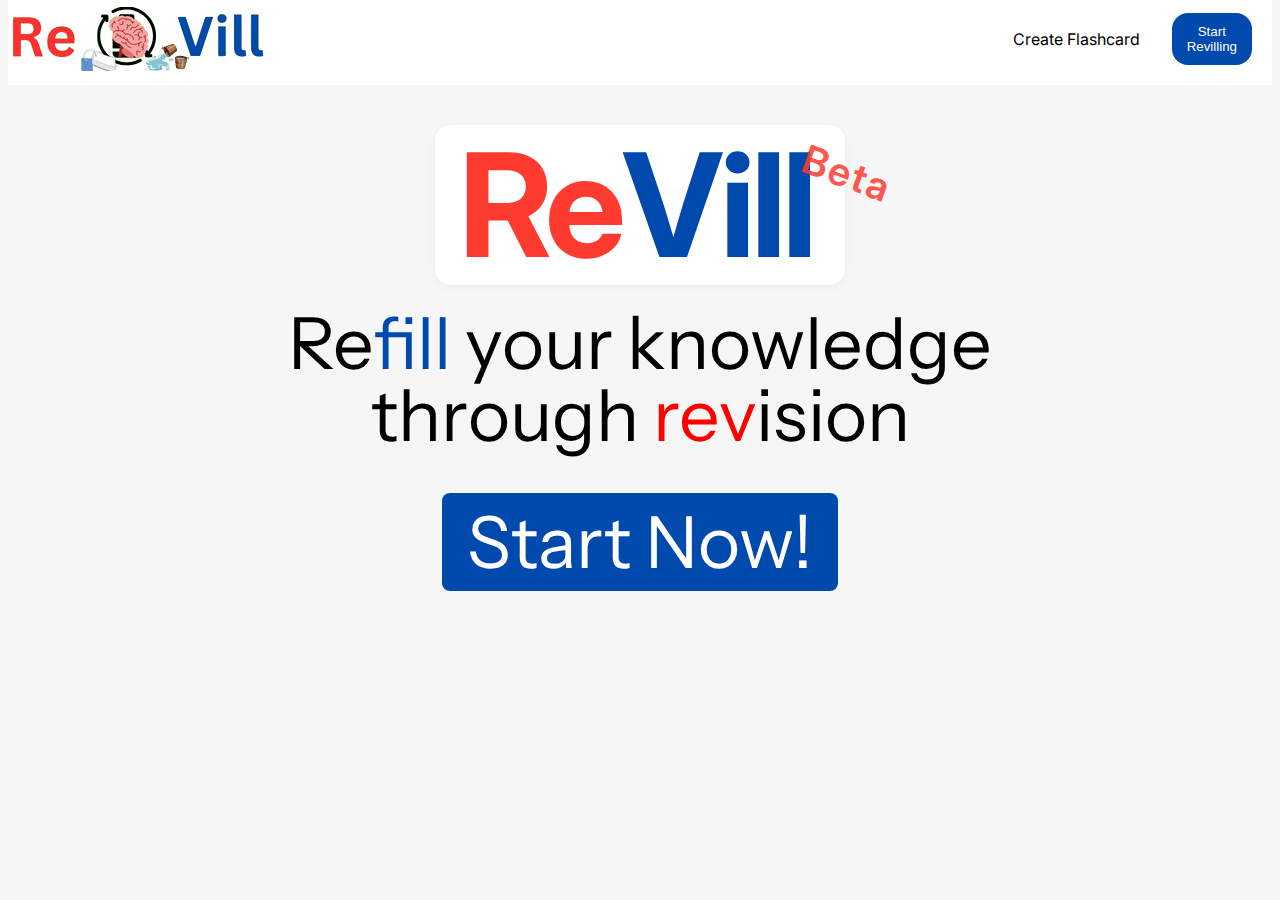
<file: index.html>
<!DOCTYPE html>
<html lang="en">
<head>
    <meta charset="UTF-8">
    <meta name="viewport" content="width=device-width, initial-scale=1.0">
    <title>ReVill</title>
    <link rel="stylesheet" href="style.css">
    <!--Google Font - Inter-->
    <link rel="preconnect" href="https://fonts.googleapis.com">
    <link rel="preconnect" href="https://fonts.gstatic.com" crossorigin>
    <link href="https://fonts.googleapis.com/css2?family=Inter:ital,opsz,wght@0,14..32,100..900;1,14..32,100..900&display=swap" rel="stylesheet">
    <!--Google Font - Instrument Sans-->
    <link rel="preconnect" href="https://fonts.googleapis.com">
    <link rel="preconnect" href="https://fonts.gstatic.com" crossorigin>
    <link href="https://fonts.googleapis.com/css2?family=Instrument+Sans:ital,wght@0,400..700;1,400..700&family=Inter:ital,opsz,wght@0,14..32,100..900;1,14..32,100..900&display=swap" rel="stylesheet">
    <script src="uncle.js"></script>
</head>
<body>
    
    <div class="navbar">
        <image src="Images/logo.png" alt="ReVill Logo" class="logo">
        <div class="navbarright">
            <p>Create Flashcard</p>
            <button class="btnstyle1">Start <br> Revilling</button>
        </div>
    </div>
    <div class="center-logo">
        <div class="logo-container">
            <span class="logo-re">Re</span><span class="logo-vill">Vill</span>
            <span class="logo-beta">Beta</span>
        </div>
    </div>
    <div class="center-description">
        <p>Re<span style="color: #004AAD">fill</span> your knowledge <br> through <span style="color: #FF0000;">rev</span>ision</p>
    </div>
    <div class="btn-container">
        <button class="btnstyle2">Start Now!</button>
    </div>
    <div class="index-bottom">
        <!--Hoosun is so bad, he talk lutlutcutcut in live. Even an old uncle is better than him-->
        <!--Rights to this index.html file belongs to Chan Ching On and Hui Chi Yu-->
        <!--Hackers are strictly prohibited.-->
        
    </div>
</body>
</html>
</file>
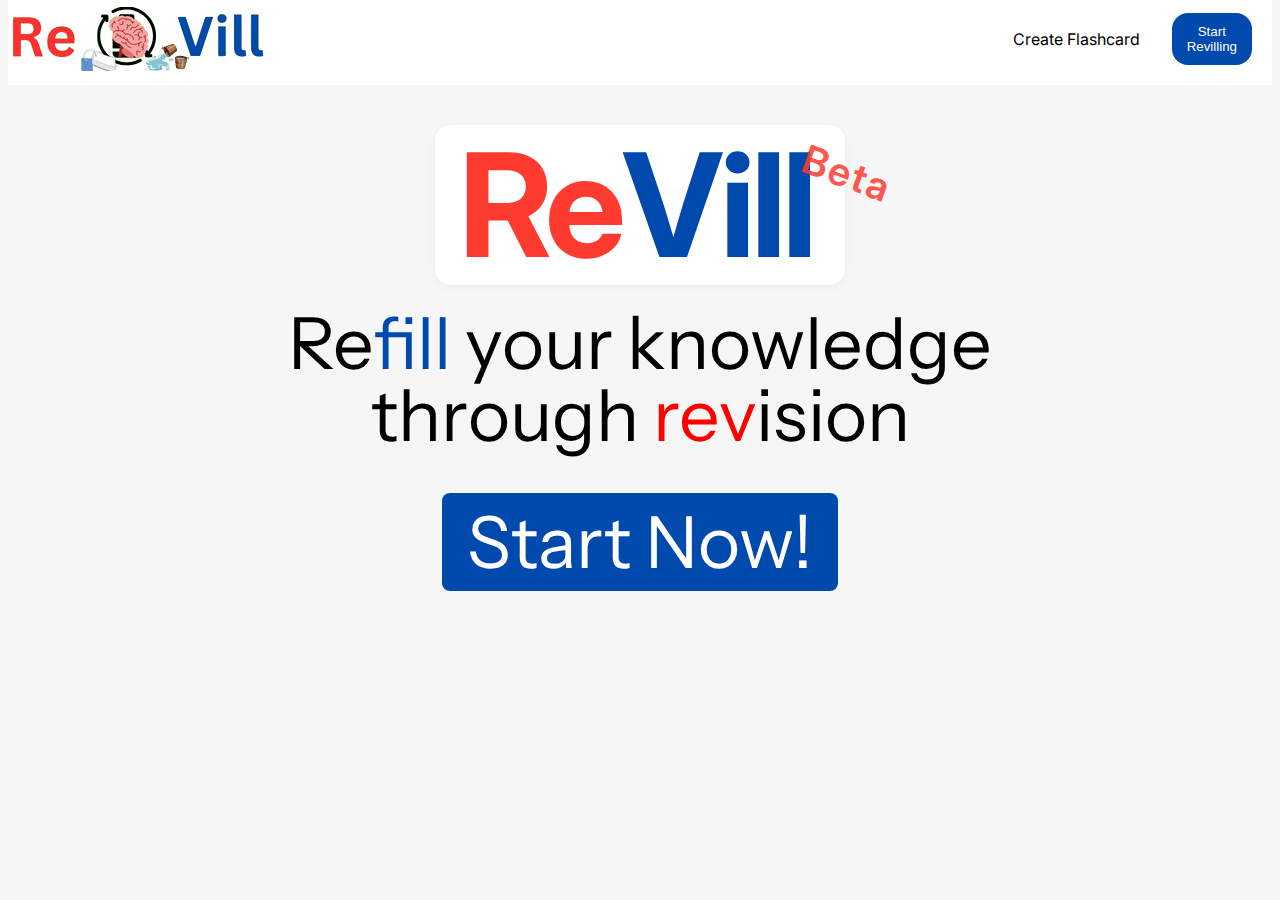
<file: index/index.html>
<!DOCTYPE html>
<html lang="en">
<head>
    <meta charset="UTF-8">
    <meta name="viewport" content="width=device-width, initial-scale=1.0">
    <title>ReVill</title>
    <link rel="stylesheet" href="style.css">
    <!--Google Font - Inter-->
    <link rel="preconnect" href="https://fonts.googleapis.com">
    <link rel="preconnect" href="https://fonts.gstatic.com" crossorigin>
    <link href="https://fonts.googleapis.com/css2?family=Inter:ital,opsz,wght@0,14..32,100..900;1,14..32,100..900&display=swap" rel="stylesheet">
    <!--Google Font - Instrument Sans-->
    <link rel="preconnect" href="https://fonts.googleapis.com">
    <link rel="preconnect" href="https://fonts.gstatic.com" crossorigin>
    <link href="https://fonts.googleapis.com/css2?family=Instrument+Sans:ital,wght@0,400..700;1,400..700&family=Inter:ital,opsz,wght@0,14..32,100..900;1,14..32,100..900&display=swap" rel="stylesheet">
    <script src="/uncle.js"></script>
</head>
<body>
    
    <div class="navbar">
        <image src="/Images/logo.png" alt="ReVill Logo" class="logo">
        <div class="navbarright">
            <p onclick="window.location.href='/flashcard/flashcard.html'">Create Flashcard</p>
            <button class="btnstyle1" onclick="window.location.href='/login/login.html'">Start <br> Revilling</button>
        </div>
    </div>
    <div class="center-logo">
        <div class="logo-container">
            <span class="logo-re">Re</span><span class="logo-vill">Vill</span>
            <span class="logo-beta">Beta</span>
        </div>
    </div>
    <div class="center-description">
        <p>Re<span style="color: #004AAD">fill</span> your knowledge <br> through <span style="color: #FF0000;">rev</span>ision</p>
    </div>
    <div class="btn-container">
        <button class="btnstyle2">Start Now!</button>
    </div>
    <div class="index-bottom">
        <!--Hoosun is so bad, he talk lutlutcutcut in live. Even an old uncle is better than him-->
        <!--Rights to this index.html file belongs to Chan Ching On and Hui Chi Yu-->
        <!--Hackers are strictly prohibited.-->
        
    </div>
</body>
</html>
</file>
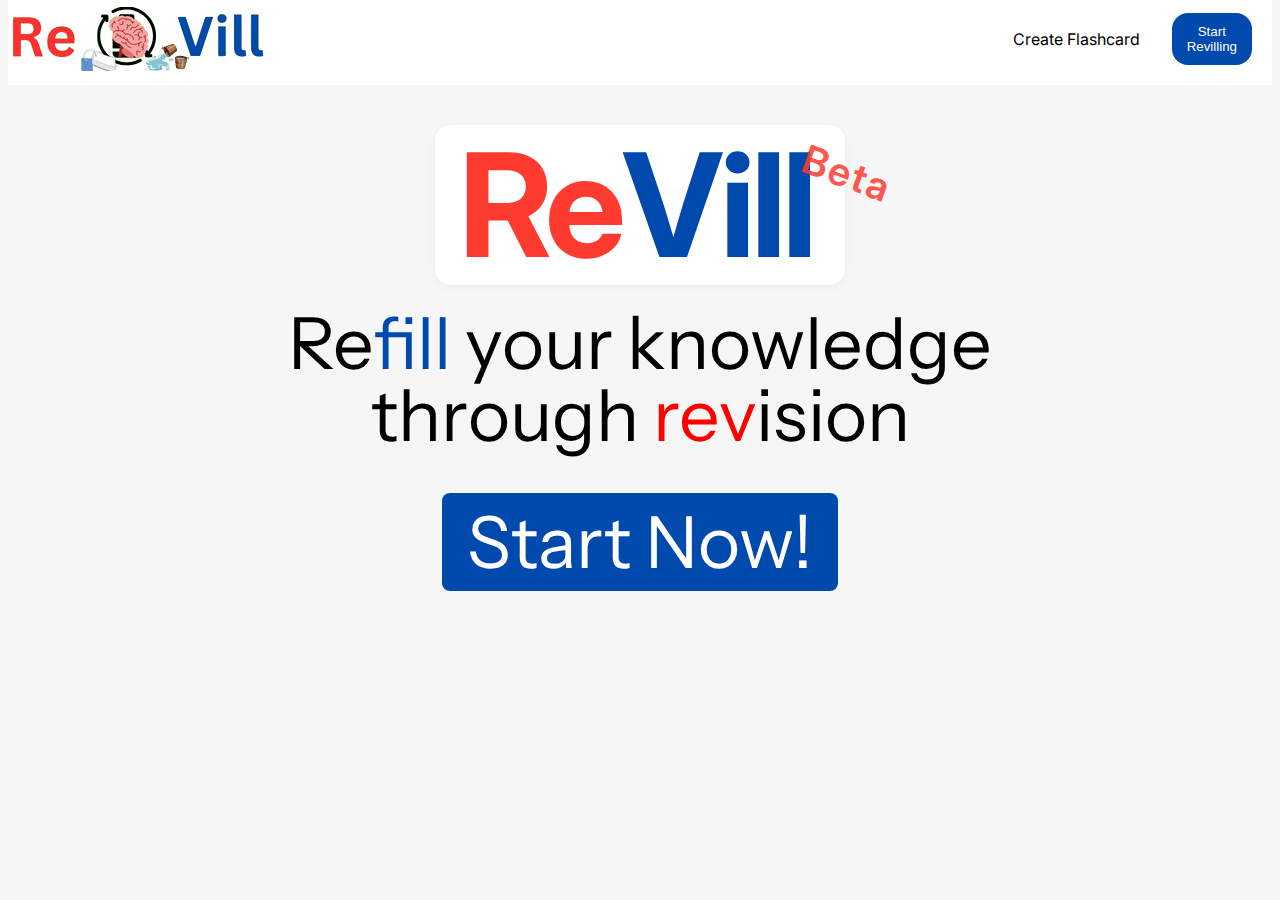
<file: src/index/index.html>
<!DOCTYPE html>
<html lang="en">
<head>
    <meta charset="UTF-8">
    <meta name="viewport" content="width=device-width, initial-scale=1.0">
    <title>ReVill</title>
    <link rel="stylesheet" href="style.css">
    <!--Google Font - Inter-->
    <link rel="preconnect" href="https://fonts.googleapis.com">
    <link rel="preconnect" href="https://fonts.gstatic.com" crossorigin>
    <link href="https://fonts.googleapis.com/css2?family=Inter:ital,opsz,wght@0,14..32,100..900;1,14..32,100..900&display=swap" rel="stylesheet">
    <!--Google Font - Instrument Sans-->
    <link rel="preconnect" href="https://fonts.googleapis.com">
    <link rel="preconnect" href="https://fonts.gstatic.com" crossorigin>
    <link href="https://fonts.googleapis.com/css2?family=Instrument+Sans:ital,wght@0,400..700;1,400..700&family=Inter:ital,opsz,wght@0,14..32,100..900;1,14..32,100..900&display=swap" rel="stylesheet">
    <script src="/src/uncle.js"></script>
</head>
<body>
    
    <div class="navbar">
        <image src="/src/Images/logo.png" alt="ReVill Logo" class="logo">
        <div class="navbarright">
            <p onclick="window.location.href='/src/flashcard/flashcard.html'">Create Flashcard</p>
            <button class="btnstyle1" onclick="window.location.href='/src/login/login.html'">Start <br> Revilling</button>
        </div>
    </div>
    <div class="center-logo">
        <div class="logo-container">
            <span class="logo-re">Re</span><span class="logo-vill">Vill</span>
            <span class="logo-beta">Beta</span>
        </div>
    </div>
    <div class="center-description">
        <p>Re<span style="color: #004AAD">fill</span> your knowledge <br> through <span style="color: #FF0000;">rev</span>ision</p>
    </div>
    <div class="btn-container">
        <button class="btnstyle2" id="start_now_btn">Start Now!</button>
    </div>
    <div class="index-bottom">
        <!--Hoosun is so bad, he talk lutlutcutcut in live. Even an old uncle is better than him-->
        <!--Rights to this index.html file belongs to Chan Ching On and Hui Chi Yu-->
        <!--Hackers are strictly prohibited.-->
        
    </div>
</body>
<script src="index.js" type="module"></script>
</html>
</file>
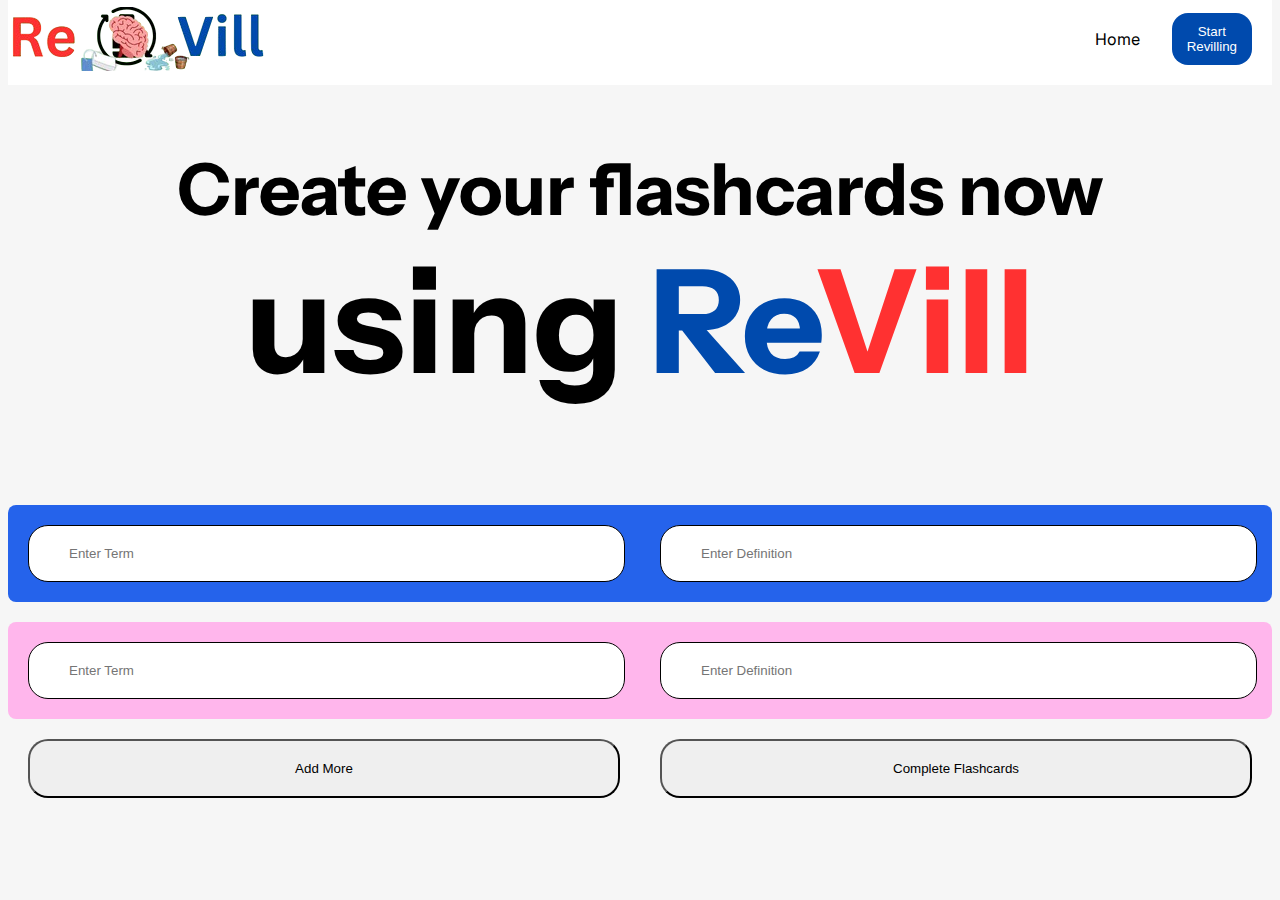
<file: flashcard.html>
<!DOCTYPE html>
<html lang="en">
<head>
    <meta charset="UTF-8">
    <meta name="viewport" content="width=device-width, initial-scale=1.0">
    <title>Generate Flashcards!</title>
    <link rel="preconnect" href="https://fonts.googleapis.com">
    <link rel="preconnect" href="https://fonts.gstatic.com" crossorigin>
    <link href="https://fonts.googleapis.com/css2?family=Inter:ital,opsz,wght@0,14..32,100..900;1,14..32,100..900&display=swap" rel="stylesheet">
    <!--Google Font - Instrument Sans-->
    <link rel="preconnect" href="https://fonts.googleapis.com">
    <link rel="preconnect" href="https://fonts.gstatic.com" crossorigin>
    <link href="https://fonts.googleapis.com/css2?family=Instrument+Sans:ital,wght@0,400..700;1,400..700&family=Inter:ital,opsz,wght@0,14..32,100..900;1,14..32,100..900&display=swap" rel="stylesheet">
    <script src="uncle.js"></script>
    <link rel="stylesheet" href="Styles/flashcard.css">
</head>
<body>
    <div class="navbar">
        <image src="Images/logo.png" alt="ReVill Logo" class="logo">
        <div class="navbarright">
            <p onclick="location.href='index.html'">Home</p>
            <button class="btnstyle1">Start <br> Revilling</button>
        </div>
    </div>
    <h2 class="flashcard-title">Create your flashcards now</h2>
    <h1 class="flashcard-info">using <span style="color: #004AAD;">Re</span><span style="color: #FF3131;">Vill</span></h1>
    <div class="flashcard-bar1">
        <div class="flashcard-term">
            <input type="text" placeholder="Enter Term" class="flashcard-input">
        </div>
        <div class="flashcard-definition">
            <input type="text" placeholder="Enter Definition" class="flashcard-input">
        </div>
    </div>
    <div class="flashcard-bar2">
        <div class="flashcard-term">
            <input type="text" placeholder="Enter Term" class="flashcard-input">
        </div>
        <div class="flashcard-definition">
            <input type="text" placeholder="Enter Definition" class="flashcard-input">
        </div>
    </div>
    <div class="button-bar">
        <button class="add-btn" id="add">Add More</button>
        <button class="complete-btn" id="complete">Complete Flashcards</button>
    </div>
</body>
</html>
</file>
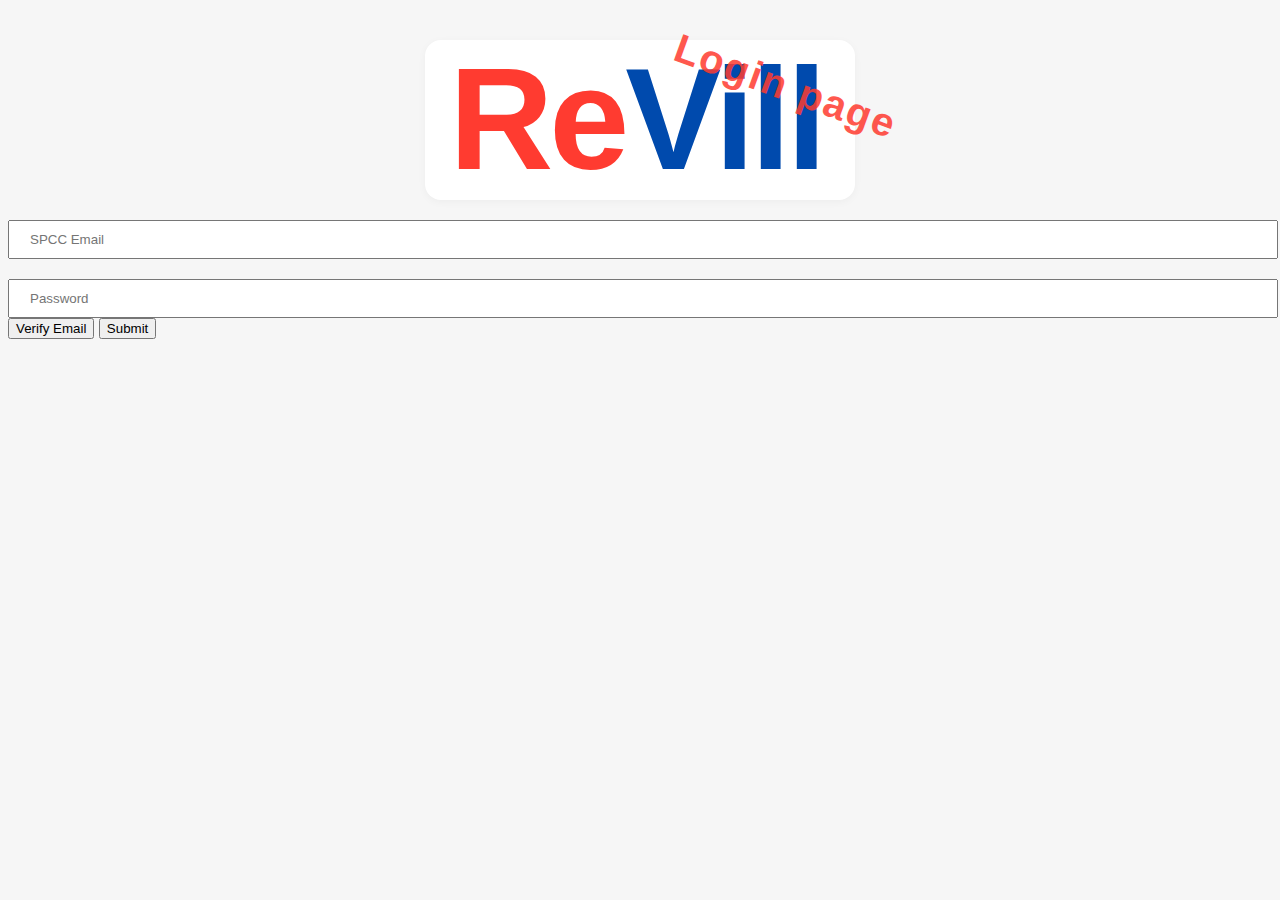
<file: login.html>
<!DOCTYPE html>
<html lang="en">
<head>
    <meta charset="UTF-8">
    <meta name="viewport" content="width=device-width, initial-scale=1.0">
    <title>Login</title>
    <link rel="stylesheet" href="Styles/login.css">
</head>
<body>
    <div class="center-logo">
        <div class="logo-container">
            <span class="logo-re">Re</span><span class="logo-vill">Vill</span>
            <span class="logo-beta">Login page</span>
        </div>
    </div>
    <input type="text" placeholder="SPCC Email" class="login-input" style="width: 97%; padding: 10px 20px 10px 20px; margin-top: 20px;">
    <input type="password" placeholder="Password" class="login-input" style="width: 97%; padding: 10px 20px 10px 20px; margin-top: 20px;">
    <button>Verify Email</button>
    <button>Submit</button>
</body>

</html>
</file>
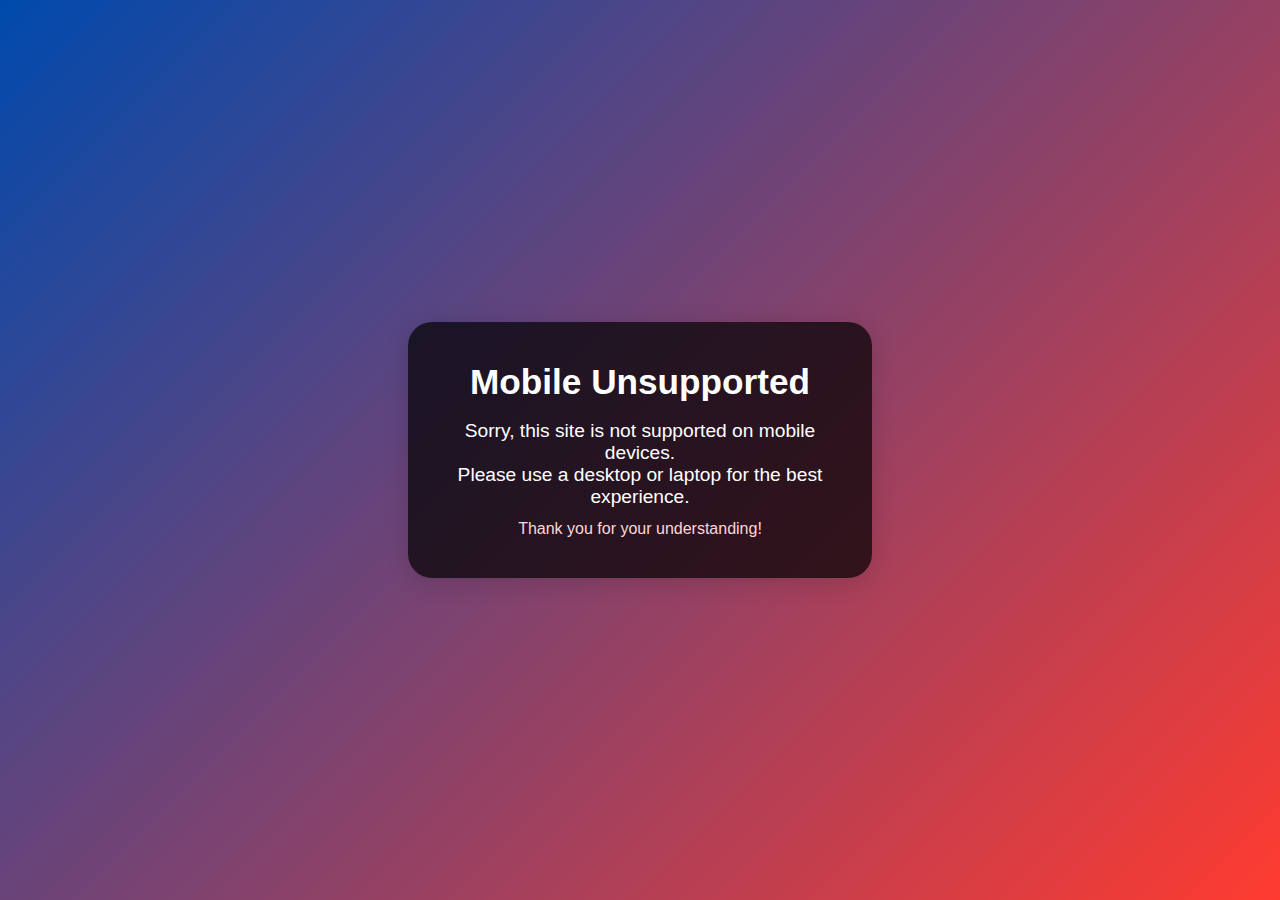
<file: Unsupported.html>
<!DOCTYPE html>
<html lang="en">
<head>
    <meta charset="UTF-8">
    <meta name="viewport" content="width=device-width, initial-scale=1.0">
    <title>Unsupported on Mobile</title>
    <style>
        body {
            background: linear-gradient(135deg, #004AAD 0%, #FF3B30 100%);
            color: #fff;
            font-family: 'Inter', sans-serif;
            display: flex;
            flex-direction: column;
            align-items: center;
            justify-content: center;
            min-height: 100vh;
            margin: 0;
        }
        .unsupported-container {
            background: rgba(0,0,0,0.7);
            border-radius: 24px;
            padding: 40px 32px;
            box-shadow: 0 4px 24px rgba(0,0,0,0.15);
            text-align: center;
            max-width: 400px;
        }
        .unsupported-title {
            font-size: 2.2rem;
            font-weight: 700;
            margin-bottom: 18px;
        }
        .unsupported-message {
            font-size: 1.2rem;
            font-weight: 400;
            margin-bottom: 12px;
        }
        .unsupported-note {
            font-size: 1rem;
            color: #FFD6D6;
        }
    </style>
</head>
<body>
    <div class="unsupported-container">
        <div class="unsupported-title">Mobile Unsupported</div>
        <div class="unsupported-message">
            Sorry, this site is not supported on mobile devices.<br>
            Please use a desktop or laptop for the best experience.
        </div>
        <div class="unsupported-note">
            Thank you for your understanding!
        </div>
</file>
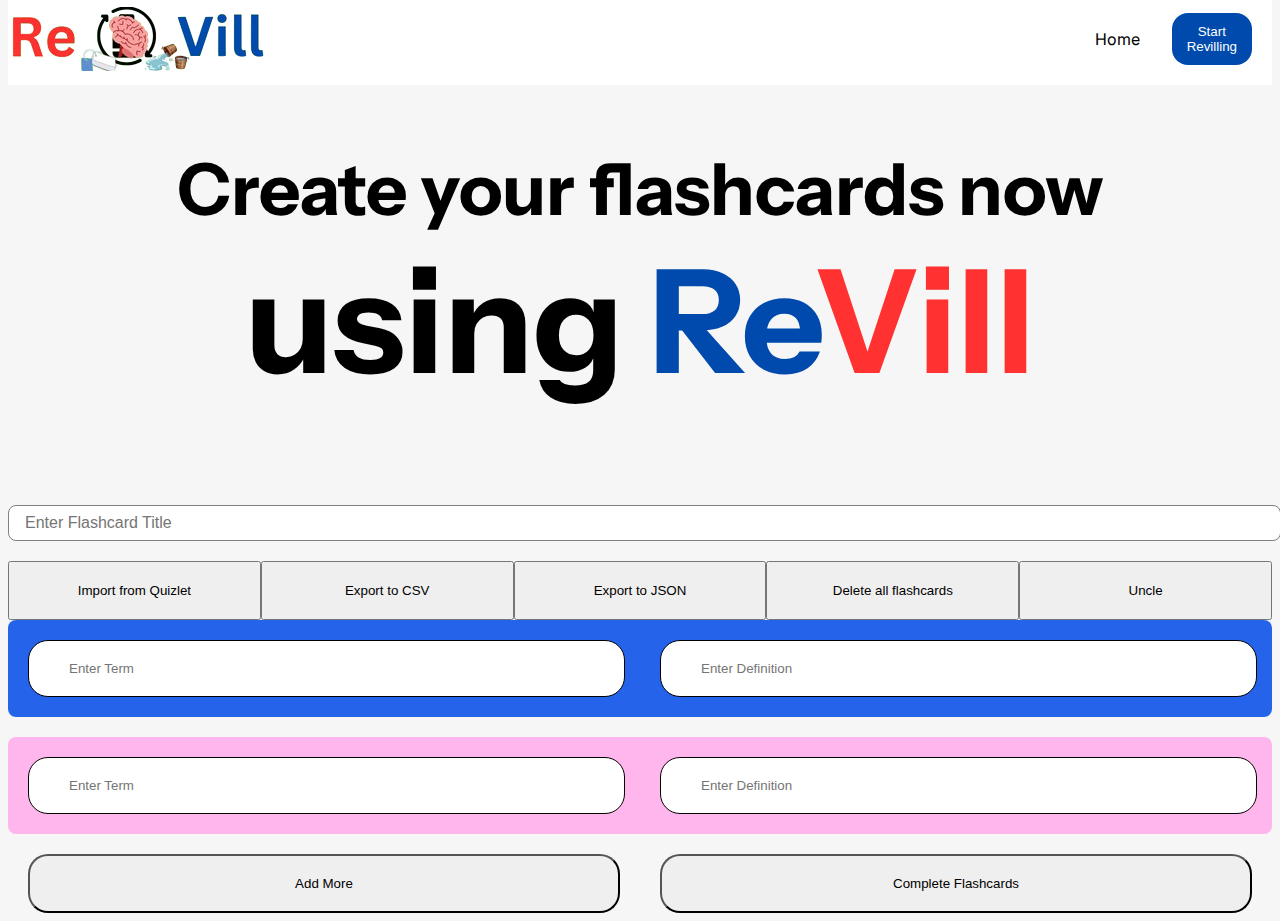
<file: flashcard/flashcard.html>
<!DOCTYPE html>
<html lang="en">
<head>
    <meta charset="UTF-8">
    <meta name="viewport" content="width=device-width, initial-scale=1.0">
    <title>Generate Flashcards!</title>
    <link rel="preconnect" href="https://fonts.googleapis.com">
    <link rel="preconnect" href="https://fonts.gstatic.com" crossorigin>
    <link href="https://fonts.googleapis.com/css2?family=Inter:ital,opsz,wght@0,14..32,100..900;1,14..32,100..900&display=swap" rel="stylesheet">
    <!--Google Font - Instrument Sans-->
    <link rel="preconnect" href="https://fonts.googleapis.com">
    <link rel="preconnect" href="https://fonts.gstatic.com" crossorigin>
    <link href="https://fonts.googleapis.com/css2?family=Instrument+Sans:ital,wght@0,400..700;1,400..700&family=Inter:ital,opsz,wght@0,14..32,100..900;1,14..32,100..900&display=swap" rel="stylesheet">
    <script src="/uncle.js"></script>
    <link rel="stylesheet" href="flashcard.css">
</head>
<body>
    <div class="navbar">
        <image src="/Images/logo.png" alt="ReVill Logo" class="logo">
        <div class="navbarright">
            <p onclick="location.href='/index/index.html'">Home</p>
            <button class="btnstyle1">Start <br> Revilling</button>
        </div>
    </div>
    <h2 class="flashcard-title">Create your flashcards now</h2>
    <h1 class="flashcard-info">using <span style="color: #004AAD;">Re</span><span style="color: #FF3131;">Vill</span></h1>
    <input class="flashcard-title-input" id="title" type="text" placeholder="Enter Flashcard Title">
    <div class="stupid-button-bar">
        <button class="import-btn" id="import">Import from Quizlet</button>
        <button class="export-btn" id="export">Export to CSV</button>
        <button class="export-btn2" id="export2">Export to JSON</button>
        <button class="delete-btn" id="delete">Delete all flashcards</button>
        <button class="uncle-btn" onclick="alert('Gary is a uncle')">Uncle</button>
    </div>
    <div class="flashcard-bar1">
        <div class="flashcard-term">
            <input type="text" placeholder="Enter Term" class="flashcard-input">
        </div>
        <div class="flashcard-definition">
            <input type="text" placeholder="Enter Definition" class="flashcard-input">
        </div>
    </div>
    <div class="flashcard-bar2">
        <div class="flashcard-term">
            <input type="text" placeholder="Enter Term" class="flashcard-input">
        </div>
        <div class="flashcard-definition">
            <input type="text" placeholder="Enter Definition" class="flashcard-input">
        </div>
    </div>
    <div class="button-bar">
        <button class="add-btn" id="add">Add More</button>
        <button class="complete-btn" id="complete">Complete Flashcards</button>
    </div>
</body>
</html>
</file>
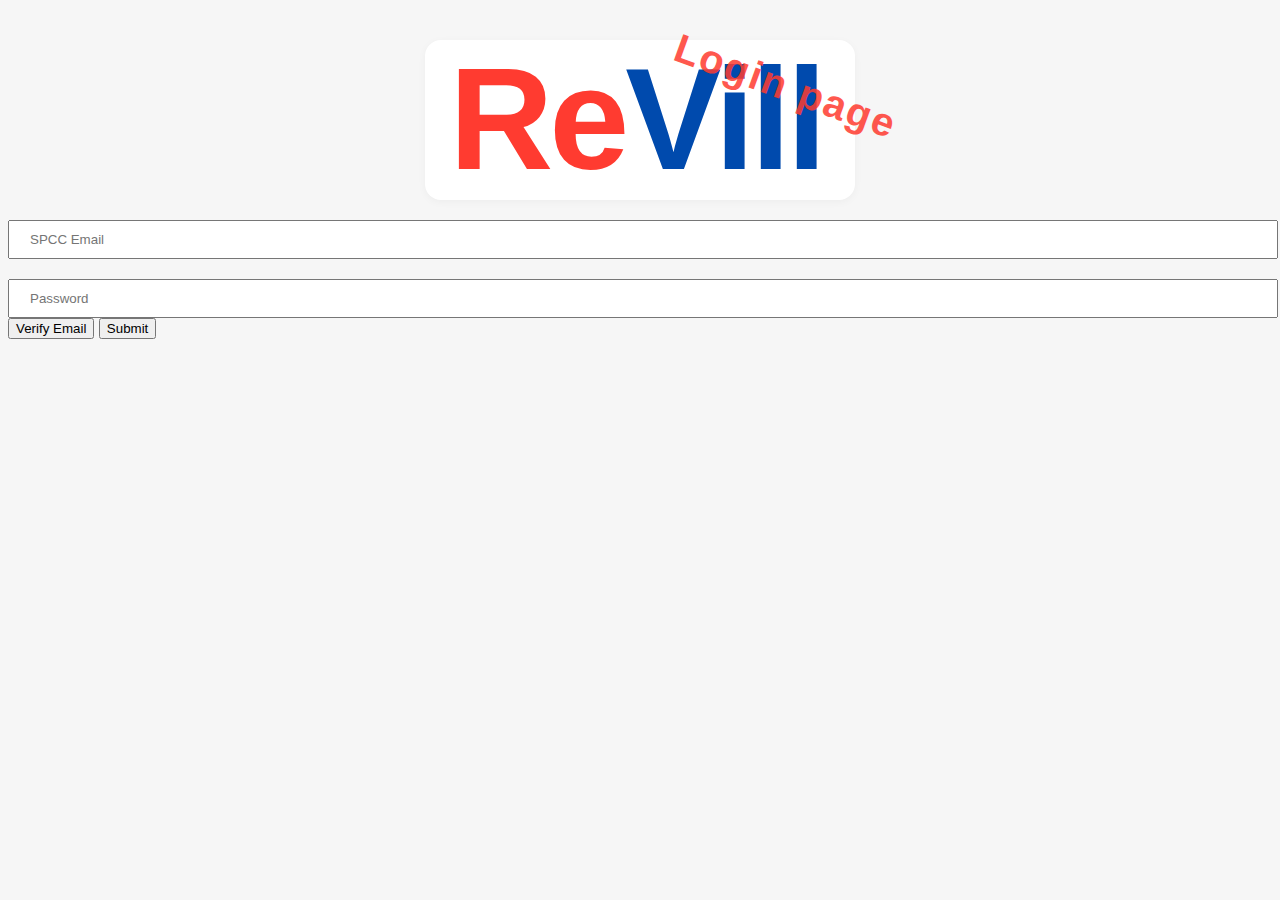
<file: login/login.html>
<!DOCTYPE html>
<html lang="en">
<head>
    <meta charset="UTF-8">
    <meta name="viewport" content="width=device-width, initial-scale=1.0">
    <title>Login</title>
    <link rel="stylesheet" href="login.css">
</head>
<body>
    <div class="center-logo">
        <div class="logo-container">
            <span class="logo-re">Re</span><span class="logo-vill">Vill</span>
            <span class="logo-beta">Login page</span>
        </div>
    </div>
    <input type="text" placeholder="SPCC Email" class="login-input" style="width: 97%; padding: 10px 20px 10px 20px; margin-top: 20px;">
    <input type="password" placeholder="Password" class="login-input" style="width: 97%; padding: 10px 20px 10px 20px; margin-top: 20px;">
    <button>Verify Email</button>
    <button>Submit</button>
</body>

</html>
</file>
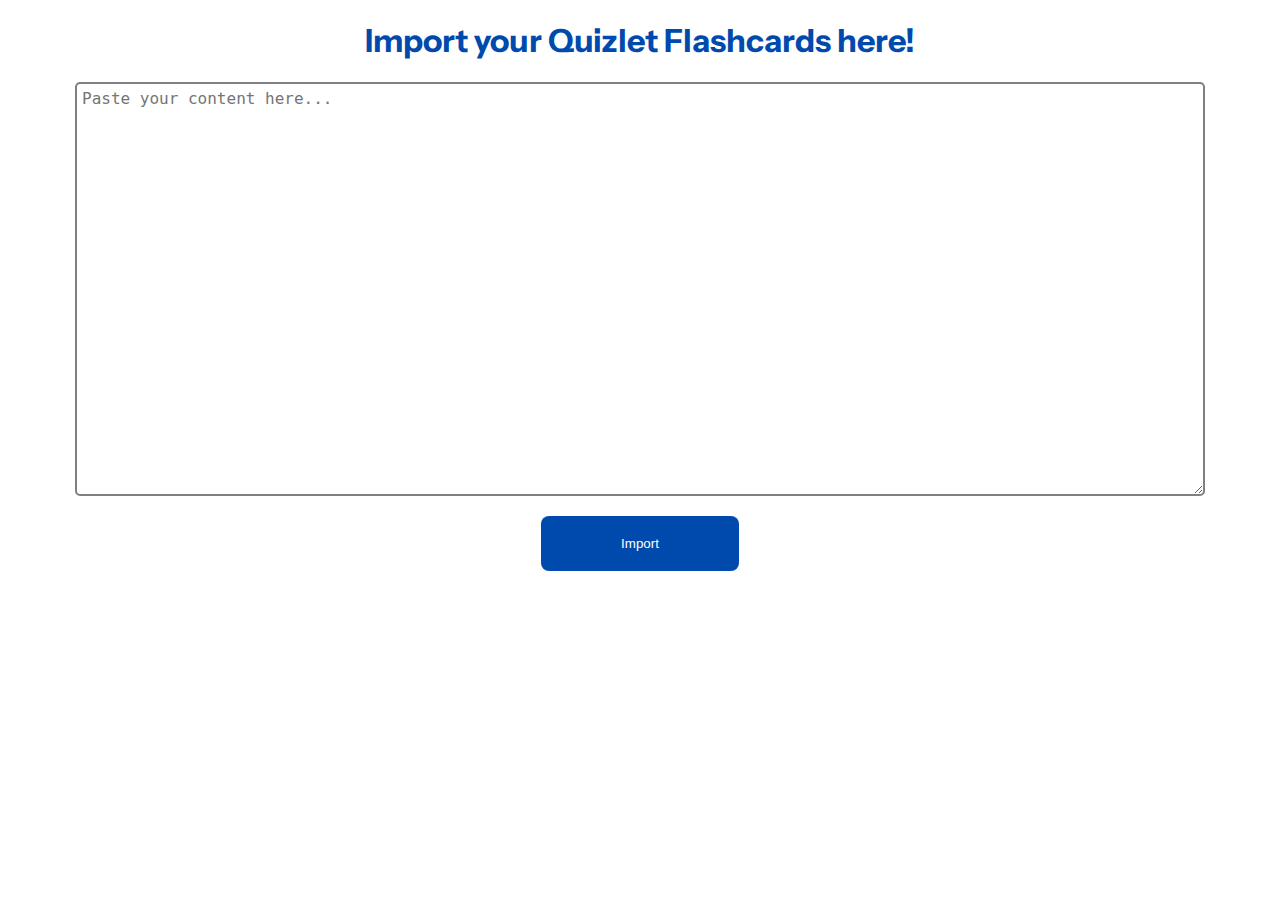
<file: src/import/import.html>
<!DOCTYPE html>
<html lang="en">
<head>
    <meta charset="UTF-8">
    <meta name="viewport" content="width=device-width, initial-scale=1.0">
    <title>Import Stuffs</title>
    <!--Google Font - Inter-->
    <link rel="preconnect" href="https://fonts.googleapis.com">
    <link rel="preconnect" href="https://fonts.gstatic.com" crossorigin>
    <link rel="stylesheet" href="style.css">
    <link href="https://fonts.googleapis.com/css2?family=Inter:ital,opsz,wght@0,14..32,100..900;1,14..32,100..900&display=swap" rel="stylesheet">
    <!--Google Font - Instrument Sans-->
    <link rel="preconnect" href="https://fonts.googleapis.com">
    <link rel="preconnect" href="https://fonts.gstatic.com" crossorigin>
    <link href="https://fonts.googleapis.com/css2?family=Instrument+Sans:ital,wght@0,400..700;1,400..700&family=Inter:ital,opsz,wght@0,14..32,100..900;1,14..32,100..900&display=swap" rel="stylesheet">
    <style>
        body {
            font-family: 'Inter', sans-serif;
            margin: 20px;
        }
        h1 {
            font-family: 'Instrument Sans', sans-serif;
            color: #004AAD;
            text-align: center;
        }
        #csvImport {
            width: 90%;
            height: 400px;
            font-size: 16px;
            padding: 5px;
            border: 2px solid grey;
            border-radius: 5px;
            margin-top: 10px;
            display: block;
            margin-left: auto;
            margin-right: auto;
        }
        .button-holder {
            text-align: center;
            margin-top: 20px;
        }

        .button-holder button {
            display: inline-block;
        }
    </style>
</head>
<body>
    <input type="file" id="fileInput" style="display: none;" />
    <h1>Import your Quizlet Flashcards here!</h1>
    <textarea id="csvImport" placeholder="Paste your content here..."></textarea>
    <div class="button-holder">
        <button id="submit_btn">Import</button>
    </div>
</body>
<script type="module" src="import.js"></script>
</html>
</file>
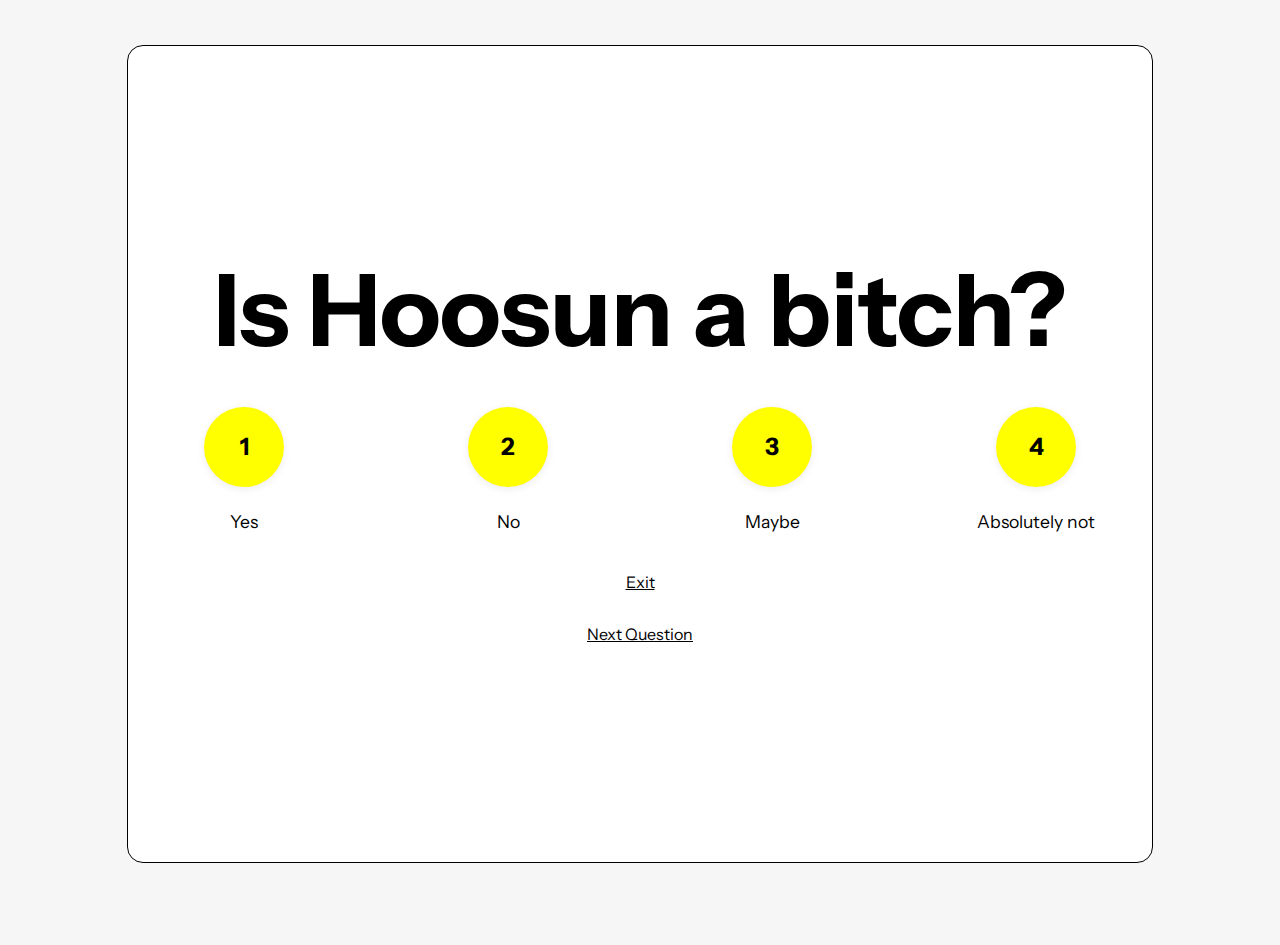
<file: src/mcq-short/mcq.html>
<!DOCTYPE html>
<html lang="en">
<head>
    <meta charset="UTF-8">
    <meta name="viewport" content="width=device-width, initial-scale=1.0">
    <title>Learn with Revill MCQ TM</title>
    <!--Google Font - Inter-->
    <link rel="preconnect" href="https://fonts.googleapis.com">
    <link rel="preconnect" href="https://fonts.gstatic.com" crossorigin>
    <link href="https://fonts.googleapis.com/css2?family=Inter:ital,opsz,wght@0,14..32,100..900;1,14..32,100..900&display=swap" rel="stylesheet">
    <!--Google Font - Instrument Sans-->
    <link rel="preconnect" href="https://fonts.googleapis.com">
    <link rel="preconnect" href="https://fonts.gstatic.com" crossorigin>
    <link href="https://fonts.googleapis.com/css2?family=Instrument+Sans:ital,wght@0,400..700;1,400..700&family=Inter:ital,opsz,wght@0,14..32,100..900;1,14..32,100..900&display=swap" rel="stylesheet">
    <link rel="stylesheet" href="mcq.css">
    <script src="mcq.js"></script>
</head>
<body>
    <div class="mcq">
        <h1>Is Hoosun a bitch?</h1>
        <div class="mcq-choice-row">
            <div class="choice1" id="choice1" onclick="BULLSHIT()">
                <div class="circle">1</div>
                <p>Yes</p>
            </div>
            <div class="choice2" id="choice2" onclick="WRONG()">
                <div class="circle">2</div>
                <p>No</p>
            </div>
            <div class="choice3" id="choice3" onclick="WRONG()">
                <div class="circle">3</div>
                <p>Maybe</p>
            </div>
            <div class="choice4" id="choice4" onclick="WRONG()">
                <div class="circle">4</div>
                <p>Absolutely not</p>
            </div>
        </div>
        <div class="answer">
            <p class="correct">Correct</p>
            <p class="incorrect">Incorrect</p>
        </div>
        <p class="exit">Exit</p>
        <p class="exit" onclick="Next();">Next Question</p>
    </div>
</body>
</html>
</file>
<file: style.css>
body {
    font-family: 'Inter', sans-serif;
    background-color: #F6F6F6;
}

.navbar {
    background-color: white;
    display: flex;
    align-items: center;
    justify-content: space-between;
    margin-top: -15px;
    animation: fade-up 0.5s;
}

.navbarright {
    display: flex;
    align-items: right;
    padding: 20px;

}

.btnstyle1 {
    background-color: #004AAD;
    color: white;
    border-radius: 16px;
    padding: 5px 15px;
    border: none;
    margin-left: 32px;
}

.btnstyle2 {
    background-color: #004AAD;
    color: white;
    border-radius: 8px;
    padding: 5px 25px 5px 25px;
    border: none;
    font-size: 72px;
    font-weight: 400;
    margin-top: -30px;
    animation: fade-up 0.5s;
    font-family: Instrument Sans;
}

.btnstyle2:hover, .btnstyle1:hover {
    opacity: 0.85;
}

.btnstyle2:active, .btnstyle2:hover {
    background-color: #FF3131;
}

.btn-container {
    text-align: center;
}

.logo-container {
    background: white;
    border-radius: 16px;
    display: inline-block;
    padding: 8px 32px 8px 24px;
    position: relative;
    box-shadow: 0 2px 8px rgba(0,0,0,0.04);
    text-align: center;
    animation: fade-up 0.5s;
}

.logo-re {
    color: #FF3B30;
    font-size: 144px;
    font-weight: 700;
    font-family: 'Inter', sans-serif;
    letter-spacing: -4px;
    vertical-align: middle;
    line-height: 1;
}

.logo-vill {
    color: #004AAD;
    font-size: 144px;
    font-weight: 700;
    font-family: 'Inter', sans-serif;
    letter-spacing: -4px;
    vertical-align: middle;
    line-height: 1;
}

.logo-beta {
    color: #FF3B30;
    font-size: 40px; /* Smaller for balance */
    font-family: 'Inter', sans-serif;
    font-weight: 600;
    position: absolute;
    top: 24px;
    right: -56px;
    transform: rotate(20deg);
    opacity: 0.85;
    background: transparent;
    padding: 0 8px;
    letter-spacing: 2px;
}

.center-logo {
    display: flex;
    justify-content: center;
    align-items: center;
    width: 100%;
    margin-top: 40px; 
}

.center-description {
    text-align: center;
    font-size: 72px;
    margin-top: -50px;
    animation: fade-up 0.5s;
    margin-bottom: 0;
    line-height: 1;
    font-family: Instrument Sans;
}

.index-bottom {
    background: linear-gradient(to right, #BBBBBB, #FFFFFF);
    font-family: Instrument Sans;
    margin-top: 20px;
    margin-left: -20px;
    margin-right: -5px;
}


@keyframes fade-up  {
    0% {
        opacity: 0;
        transform: translateY(20px);
    }
    100% {
        opacity: 1;
        transform: translateY(0);
    }
}

@keyframes fade-down {
    0% {
        opacity: 0;
        transform: translateY(-20px);
    }
    100% {
        opacity: 1;
        transform: translateY(0);
    }
}

@keyframes fade-away {
    0% {
        opacity: 1;
    }
    100% {
        opacity: 0;
    }
}

@keyframes fade-in {
    0% {
        opacity: 0;
    }
    100% {
        opacity: 1;
    }
}
</file>
<file: index/style.css>
body {
    font-family: 'Inter', sans-serif;
    background-color: #F6F6F6;
}

.navbar {
    background-color: white;
    display: flex;
    align-items: center;
    justify-content: space-between;
    margin-top: -15px;
    animation: fade-up 0.5s;
}

.navbarright {
    display: flex;
    align-items: right;
    padding: 20px;

}

.btnstyle1 {
    background-color: #004AAD;
    color: white;
    border-radius: 16px;
    padding: 5px 15px;
    border: none;
    margin-left: 32px;
}

.btnstyle2 {
    background-color: #004AAD;
    color: white;
    border-radius: 8px;
    padding: 5px 25px 5px 25px;
    border: none;
    font-size: 72px;
    font-weight: 400;
    margin-top: -30px;
    animation: fade-up 0.5s;
    font-family: Instrument Sans;
}

.btnstyle2:hover, .btnstyle1:hover {
    opacity: 0.85;
}

.btnstyle2:active, .btnstyle2:hover {
    background-color: #FF3131;
}

.btn-container {
    text-align: center;
}

.logo-container {
    background: white;
    border-radius: 16px;
    display: inline-block;
    padding: 8px 32px 8px 24px;
    position: relative;
    box-shadow: 0 2px 8px rgba(0,0,0,0.04);
    text-align: center;
    animation: fade-up 0.5s;
}

.logo-re {
    color: #FF3B30;
    font-size: 144px;
    font-weight: 700;
    font-family: 'Inter', sans-serif;
    letter-spacing: -4px;
    vertical-align: middle;
    line-height: 1;
}

.logo-vill {
    color: #004AAD;
    font-size: 144px;
    font-weight: 700;
    font-family: 'Inter', sans-serif;
    letter-spacing: -4px;
    vertical-align: middle;
    line-height: 1;
}

.logo-beta {
    color: #FF3B30;
    font-size: 40px; /* Smaller for balance */
    font-family: 'Inter', sans-serif;
    font-weight: 600;
    position: absolute;
    top: 24px;
    right: -56px;
    transform: rotate(20deg);
    opacity: 0.85;
    background: transparent;
    padding: 0 8px;
    letter-spacing: 2px;
}

.center-logo {
    display: flex;
    justify-content: center;
    align-items: center;
    width: 100%;
    margin-top: 40px; 
}

.center-description {
    text-align: center;
    font-size: 72px;
    margin-top: -50px;
    animation: fade-up 0.5s;
    margin-bottom: 0;
    line-height: 1;
    font-family: Instrument Sans;
}

.index-bottom {
    background: linear-gradient(to right, #BBBBBB, #FFFFFF);
    font-family: Instrument Sans;
    margin-top: 20px;
    margin-left: -20px;
    margin-right: -5px;
}


@keyframes fade-up  {
    0% {
        opacity: 0;
        transform: translateY(20px);
    }
    100% {
        opacity: 1;
        transform: translateY(0);
    }
}

@keyframes fade-down {
    0% {
        opacity: 0;
        transform: translateY(-20px);
    }
    100% {
        opacity: 1;
        transform: translateY(0);
    }
}

@keyframes fade-away {
    0% {
        opacity: 1;
    }
    100% {
        opacity: 0;
    }
}

@keyframes fade-in {
    0% {
        opacity: 0;
    }
    100% {
        opacity: 1;
    }
}
</file>
<file: src/index/style.css>
body {
    font-family: 'Inter', sans-serif;
    background-color: #F6F6F6;
}

.navbar {
    background-color: white;
    display: flex;
    align-items: center;
    justify-content: space-between;
    margin-top: -15px;
    animation: fade-up 0.5s;
}

.navbarright {
    display: flex;
    align-items: right;
    padding: 20px;

}

.btnstyle1 {
    background-color: #004AAD;
    color: white;
    border-radius: 16px;
    padding: 5px 15px;
    border: none;
    margin-left: 32px;
}

.btnstyle2 {
    background-color: #004AAD;
    color: white;
    border-radius: 8px;
    padding: 5px 25px 5px 25px;
    border: none;
    font-size: 72px;
    font-weight: 400;
    margin-top: -30px;
    animation: fade-up 0.5s;
    font-family: Instrument Sans;
}

.btnstyle2:hover, .btnstyle1:hover {
    opacity: 0.85;
}

.btnstyle2:active, .btnstyle2:hover {
    background-color: #1a5aad;
}

.btn-container {
    text-align: center;
}

.logo-container {
    background: white;
    border-radius: 16px;
    display: inline-block;
    padding: 8px 32px 8px 24px;
    position: relative;
    box-shadow: 0 2px 8px rgba(0,0,0,0.04);
    text-align: center;
    animation: fade-up 0.5s;
}

.logo-re {
    color: #FF3B30;
    font-size: 144px;
    font-weight: 700;
    font-family: 'Inter', sans-serif;
    letter-spacing: -4px;
    vertical-align: middle;
    line-height: 1;
}

.logo-vill {
    color: #004AAD;
    font-size: 144px;
    font-weight: 700;
    font-family: 'Inter', sans-serif;
    letter-spacing: -4px;
    vertical-align: middle;
    line-height: 1;
}

.logo-beta {
    color: #FF3B30;
    font-size: 40px; /* Smaller for balance */
    font-family: 'Inter', sans-serif;
    font-weight: 600;
    position: absolute;
    top: 24px;
    right: -56px;
    transform: rotate(20deg);
    opacity: 0.85;
    background: transparent;
    padding: 0 8px;
    letter-spacing: 2px;
}

.center-logo {
    display: flex;
    justify-content: center;
    align-items: center;
    width: 100%;
    margin-top: 40px; 
}

.center-description {
    text-align: center;
    font-size: 72px;
    margin-top: -50px;
    animation: fade-up 0.5s;
    margin-bottom: 0;
    line-height: 1;
    font-family: Instrument Sans;
}

.index-bottom {
    background: linear-gradient(to right, #BBBBBB, #FFFFFF);
    font-family: Instrument Sans;
    margin-top: 20px;
    margin-left: -20px;
    margin-right: -5px;
}


@keyframes fade-up  {
    0% {
        opacity: 0;
        transform: translateY(20px);
    }
    100% {
        opacity: 1;
        transform: translateY(0);
    }
}

@keyframes fade-down {
    0% {
        opacity: 0;
        transform: translateY(-20px);
    }
    100% {
        opacity: 1;
        transform: translateY(0);
    }
}

@keyframes fade-away {
    0% {
        opacity: 1;
    }
    100% {
        opacity: 0;
    }
}

@keyframes fade-in {
    0% {
        opacity: 0;
    }
    100% {
        opacity: 1;
    }
}

button {
    cursor: pointer;
}
</file>
<file: Styles/flashcard.css>
body {
    font-family: 'Inter', sans-serif;
    background-color: #F6F6F6;
}

.navbar {
    background-color: white;
    display: flex;
    align-items: center;
    justify-content: space-between;
    margin-top: -15px;
    animation: fade-up 0.5s;
}

.navbarright {
    display: flex;
    align-items: right;
    padding: 20px;

}

.btnstyle1 {
    background-color: #004AAD;
    color: white;
    border-radius: 16px;
    padding: 5px 15px;
    border: none;
    margin-left: 32px;
}

.flashcard-title, .flashcard-info {
    text-align: center;
    font-family: "Instrument Sans";
    animation: fade-up 0.5s;
}

.flashcard-title {
    font-size: 72px;
}
.flashcard-info {
    font-size: 144px;
    margin-top: -60px;
}

.flashcard-input {
    border-radius: 20px;
    border: 1px solid black;
    width: 90%;
    padding: 20px 40px 20px 40px;
}

.flashcard-term, .flashcard-definition {
    width: 50%;
    margin-left: 20px;
    margin-right: 40px;
}

.flashcard-bar1 {
    display: flex;
    width: 100%;
    background-color: #2563eb;
    padding: 20px 0 20px 0;
    border-radius: 8px;
    margin-bottom: 20px;
    animation: fade-up 0.5s;
}

.flashcard-bar2 {
    display: flex;
    width: 100%;
    background-color: #FFB6EC;
    padding: 20px 0 20px 0;
    border-radius: 8px;
    margin-bottom: 20px;
    animation: fade-up 0.5s;
}

.button-bar {
    display: flex;
    width: 100%;
    animation: fade-up 0.5s;
}

.add-btn, .complete-btn {
    width: 50%;
    padding: 20px 0 20px 0;
    border-radius: 20px;
    margin-right: 20px;
    margin-left: 20px;
}

@keyframes fade-up {
    from {
        opacity: 0;
        transform: translateY(20px);
    }
    to {
        opacity: 1;
        transform: translateY(0);
    }
}
</file>
<file: Styles/login.css>
body {
    font-family: 'Inter', sans-serif;
    background-color: #F6F6F6;
}
.logo-container {
    background: white;
    border-radius: 16px;
    display: inline-block;
    padding: 8px 32px 8px 24px;
    position: relative;
    box-shadow: 0 2px 8px rgba(0,0,0,0.04);
    text-align: center;
    animation: fade-up 0.5s;
}

.logo-re {
    color: #FF3B30;
    font-size: 144px;
    font-weight: 700;
    font-family: 'Inter', sans-serif;
    letter-spacing: -4px;
    vertical-align: middle;
    line-height: 1;
}

.logo-vill {
    color: #004AAD;
    font-size: 144px;
    font-weight: 700;
    font-family: 'Inter', sans-serif;
    letter-spacing: -4px;
    vertical-align: middle;
    line-height: 1;
}

.logo-beta {
    color: #FF3B30;
    font-size: 40px; /* Smaller for balance */
    font-family: 'Inter', sans-serif;
    font-weight: 600;
    position: absolute;
    top: 24px;
    right: -56px;
    transform: rotate(20deg);
    opacity: 0.85;
    background: transparent;
    padding: 0 8px;
    letter-spacing: 2px;
}

.center-logo {
    display: flex;
    justify-content: center;
    align-items: center;
    width: 100%;
    margin-top: 40px; 
}
</file>
<file: flashcard/flashcard.css>
body {
    font-family: 'Inter', sans-serif;
    background-color: #F6F6F6;
}

.navbar {
    background-color: white;
    display: flex;
    align-items: center;
    justify-content: space-between;
    margin-top: -15px;
    animation: fade-up 0.5s;
}

.navbarright {
    display: flex;
    align-items: right;
    padding: 20px;

}

.btnstyle1 {
    background-color: #004AAD;
    color: white;
    border-radius: 16px;
    padding: 5px 15px;
    border: none;
    margin-left: 32px;
}

.flashcard-title, .flashcard-info {
    text-align: center;
    font-family: "Instrument Sans";
    animation: fade-up 0.5s;
}

.flashcard-title {
    font-size: 72px;
}
.flashcard-info {
    font-size: 144px;
    margin-top: -60px;
}

.flashcard-input {
    border-radius: 20px;
    border: 1px solid black;
    width: 90%;
    padding: 20px 40px 20px 40px;
}

.flashcard-term, .flashcard-definition {
    width: 50%;
    margin-left: 20px;
    margin-right: 40px;
}

.flashcard-bar1 {
    display: flex;
    width: 100%;
    background-color: #2563eb;
    padding: 20px 0 20px 0;
    border-radius: 8px;
    margin-bottom: 20px;
    animation: fade-up 0.5s;
}

.flashcard-bar2 {
    display: flex;
    width: 100%;
    background-color: #FFB6EC;
    padding: 20px 0 20px 0;
    border-radius: 8px;
    margin-bottom: 20px;
    animation: fade-up 0.5s;
}

.button-bar {
    display: flex;
    width: 100%;
    animation: fade-up 0.5s;
}

.add-btn, .complete-btn {
    width: 50%;
    padding: 20px 0 20px 0;
    border-radius: 20px;
    margin-right: 20px;
    margin-left: 20px;
}

.stupid-button-bar {
    display: flex;
    width: 100%;
    animation: fade-up 0.5s;
}

.import-btn, .export-btn, .export-btn2, .delete-btn, .uncle-btn {
    width: 20%;
    padding: 20px 0 20px 0;
}

.flashcard-title-input {
    font-size: 16px;
    border-radius: 8px;
    padding: 8px 16px 8px 16px;
    width: 98%;
    border: 1px solid grey;
    margin-bottom: 20px;

}
@keyframes fade-up {
    from {
        opacity: 0;
        transform: translateY(20px);
    }
    to {
        opacity: 1;
        transform: translateY(0);
    }
}
</file>
<file: login/login.css>
body {
    font-family: 'Inter', sans-serif;
    background-color: #F6F6F6;
}
.logo-container {
    background: white;
    border-radius: 16px;
    display: inline-block;
    padding: 8px 32px 8px 24px;
    position: relative;
    box-shadow: 0 2px 8px rgba(0,0,0,0.04);
    text-align: center;
    animation: fade-up 0.5s;
}

.logo-re {
    color: #FF3B30;
    font-size: 144px;
    font-weight: 700;
    font-family: 'Inter', sans-serif;
    letter-spacing: -4px;
    vertical-align: middle;
    line-height: 1;
}

.logo-vill {
    color: #004AAD;
    font-size: 144px;
    font-weight: 700;
    font-family: 'Inter', sans-serif;
    letter-spacing: -4px;
    vertical-align: middle;
    line-height: 1;
}

.logo-beta {
    color: #FF3B30;
    font-size: 40px; /* Smaller for balance */
    font-family: 'Inter', sans-serif;
    font-weight: 600;
    position: absolute;
    top: 24px;
    right: -56px;
    transform: rotate(20deg);
    opacity: 0.85;
    background: transparent;
    padding: 0 8px;
    letter-spacing: 2px;
}

.center-logo {
    display: flex;
    justify-content: center;
    align-items: center;
    width: 100%;
    margin-top: 40px; 
}
</file>
<file: src/import/style.css>
#submit_btn {
    background-color: #004AAD;
    color: white;
    border-radius: 8px;
    text-align: center;
    border: none;
    padding: 20px 80px;
}

button {
    cursor:pointer;
}
</file>
<file: src/mcq-short/mcq.css>
body {
    font-family: "Instrument Sans";
    background: #f6f6f6;
    margin: 0;
    min-height: 100vh;
}

.mcq {
    width: 80vw;
    min-height: 80vh;
    margin: 5vh auto;
    background: #fff;
    border-radius: 16px;
    box-shadow: none;
    padding: 48px 0;
    display: flex;
    flex-direction: column;
    justify-content: center;
    border: 1px solid black;
}

.mcq h1 {
    text-align: center;
    font-size: 100px;
    margin-bottom: 36px;
    margin-top: 0;
}

.mcq-choice-row {
    display: flex;
    gap: 32px;
    justify-content: center;
    margin-bottom: 24px;
}

.choice1, .choice2, .choice3, .choice4 {
    display: flex;
    flex-direction: column;
    align-items: center;
    gap: 16px;
    flex: 1 1 0;
}

.circle {
    border-radius: 50%;
    width: 80px;
    height: 80px;
    background-color: yellow;
    display: flex;
    align-items: center;
    justify-content: center;
    font-size: 1.5rem;
    font-weight: bold;
    margin-bottom: 8px;
    box-shadow: 0 2px 8px rgba(0,0,0,0.08);
    padding: 0;
    transition: 0.5s ease;
}

.circle:hover {
    opacity: 0.4;
}

.mcq-choice-row p {
    margin: 0;
    font-size: 1.1rem;
    text-align: center;
}

.correct {
    display: inline-block;
    background-color: greenyellow;
    color: black;
    padding: 8px 16px;
    width: 93%;
    text-align: center;
    margin-left: 20px;
}

.incorrect {
    display: inline-block;
    background-color: red;
    color: white;
    padding: 8px 16px;
    width: 95%;
    text-align: center;
    margin-left: 20px;
}

.answer {
    display: none;
}

.correct, .incorrect {
    display: none;
}

.exit {
    text-align: center;
    text-decoration: underline;
    display: inline-block;
}

.exit:hover {
    opacity: 0.3;
}
</file>
